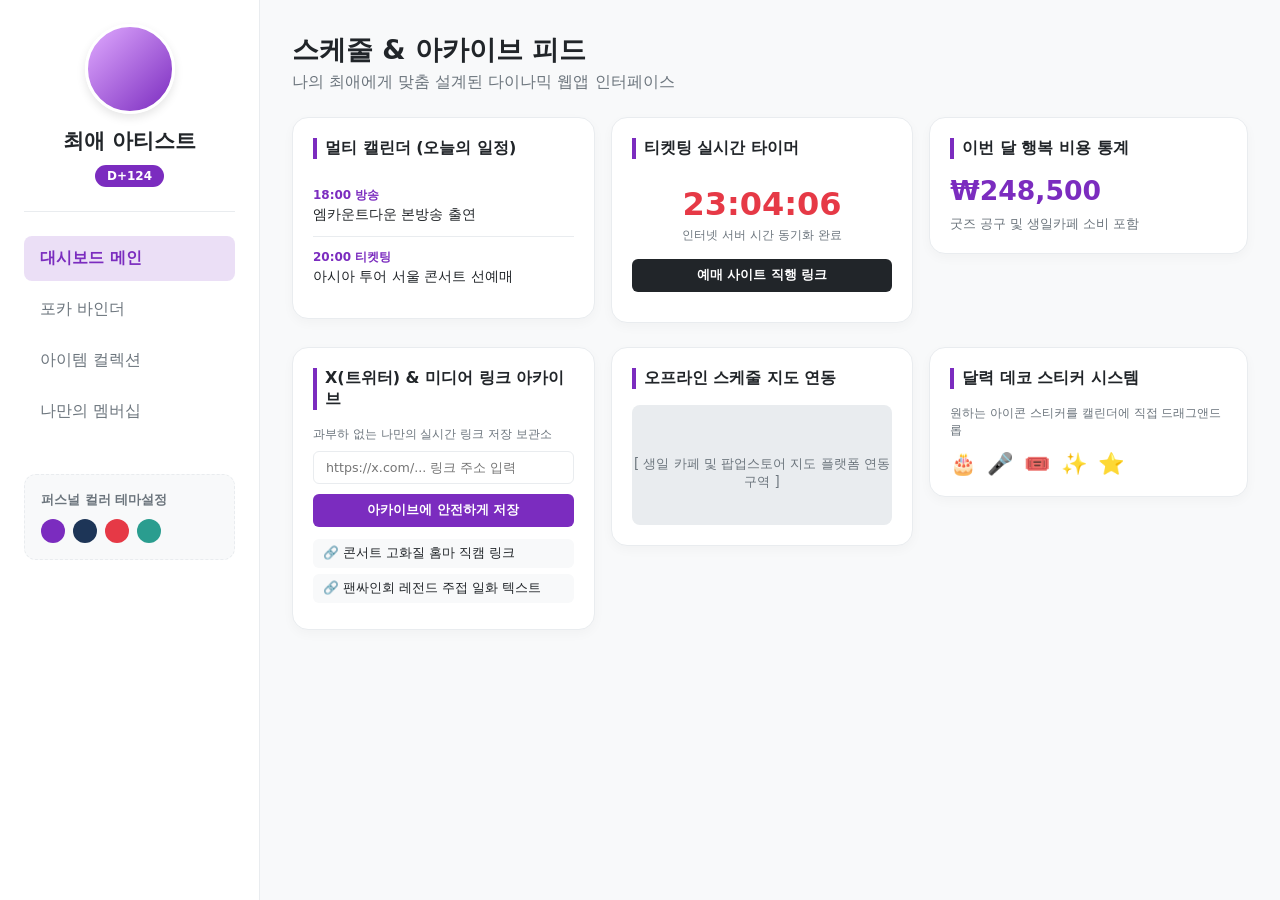
<file: design/Gemini_webapp_design/fandom_archive_webapp.html>
<!DOCTYPE html>
<html lang="ko">
<head>
    <meta charset="UTF-8">
    <meta name="viewport" content="width=device-width, initial-scale=1.0">
    <title>My Fandom Archive (덕질 아카이브 웹앱)</title>
    <style>
        /* CSS Reset & Variables */
        * {
            box-sizing: border-box;
            margin: 0;
            padding: 0;
            font-family: 'Pretendard', -apple-system, BlinkMacSystemFont, system-ui, Roboto, sans-serif;
        }

        :root {
            --primary-color: #7B2CBF;
            --primary-light: #E0AAFF;
            --primary-dark: #3C096C;
            --bg-color: #F8F9FA;
            --sidebar-bg: #FFFFFF;
            --card-bg: #FFFFFF;
            --text-main: #212529;
            --text-muted: #6C757D;
            --border-color: #E9ECEF;
            --accent-glow: rgba(123, 44, 191, 0.15);
        }

        body {
            background-color: var(--bg-color);
            color: var(--text-main);
            display: block;
            min-height: 100vh;
        }

        /* Layout Structure */
        .app-container {
            display: table;
            width: 100%;
            table-layout: fixed;
            min-height: 100vh;
        }

        .sidebar-cell {
            display: table-cell;
            width: 260px;
            background-color: var(--sidebar-bg);
            border-right: 1px solid var(--border-color);
            vertical-align: top;
            padding: 24px;
        }

        .main-cell {
            display: table-cell;
            vertical-align: top;
            padding: 32px;
        }

        /* Profile Section */
        .profile-card {
            text-align: center;
            padding-bottom: 24px;
            border-bottom: 1px solid var(--border-color);
            margin-bottom: 24px;
        }

        .profile-avatar {
            width: 90px;
            height: 90px;
            border-radius: 50%;
            background: linear-gradient(135deg, var(--primary-light), var(--primary-color));
            margin: 0 auto 12px auto;
            display: block;
            border: 3px solid #FFF;
            box-shadow: 0 4px 10px rgba(0,0,0,0.1);
        }

        .profile-name {
            font-size: 16pt;
            font-weight: 700;
            color: var(--text-main);
            margin-bottom: 4px;
        }

        .d-day-badge {
            display: inline-block;
            background-color: var(--primary-color);
            color: white;
            padding: 4px 12px;
            border-radius: 20px;
            font-size: 9pt;
            font-weight: 600;
            margin-top: 6px;
        }

        /* Navigation Menu */
        .nav-menu {
            list-style: none;
        }

        .nav-item {
            padding: 12px 16px;
            border-radius: 8px;
            cursor: pointer;
            font-weight: 500;
            color: var(--text-muted);
            margin-bottom: 6px;
            transition: all 0.2s ease;
        }

        .nav-item:hover, .nav-item.active {
            background-color: var(--accent-glow);
            color: var(--primary-color);
            font-weight: 600;
        }

        /* Theme Customizer Inside Sidebar */
        .theme-box {
            margin-top: 40px;
            padding: 16px;
            background-color: var(--bg-color);
            border-radius: 12px;
            border: 1px dashed var(--border-color);
        }

        .theme-box-title {
            font-size: 10pt;
            font-weight: 600;
            color: var(--text-muted);
            margin-bottom: 10px;
        }

        .color-pickers {
            display: table;
            width: 100%;
        }

        .color-dot {
            display: table-cell;
            width: 24px;
            height: 24px;
            border-radius: 50%;
            cursor: pointer;
            border: 2px solid transparent;
        }

        .color-dot.active {
            border-color: #000;
        }

        /* Main Dashboard Elements */
        .dashboard-header {
            margin-bottom: 24px;
            position: relative;
        }

        .dashboard-title {
            font-size: 20pt;
            font-weight: 700;
            color: var(--text-main);
        }

        /* Grid View For Cards */
        .grid-row {
            display: table;
            width: 100%;
            table-layout: fixed;
            margin-bottom: 24px;
        }

        .grid-col-3 {
            display: table-cell;
            width: 33.33%;
            padding-right: 16px;
            vertical-align: top;
        }

        .grid-col-3:last-child {
            padding-right: 0;
        }

        .card {
            background-color: var(--card-bg);
            border-radius: 16px;
            padding: 20px;
            box-shadow: 0 4px 12px rgba(0,0,0,0.03);
            border: 1px solid var(--border-color);
            height: 100%;
        }

        .card-header-title {
            font-size: 12pt;
            font-weight: 600;
            margin-bottom: 16px;
            color: var(--text-main);
            border-left: 4px solid var(--primary-color);
            padding-left: 8px;
        }

        /* Schedule List View */
        .schedule-item {
            padding: 12px 0;
            border-bottom: 1px solid var(--border-color);
        }

        .schedule-item:last-child {
            border-bottom: none;
        }

        .schedule-time {
            font-size: 9pt;
            color: var(--primary-color);
            font-weight: 600;
            margin-bottom: 2px;
        }

        .schedule-text {
            font-size: 10.5pt;
            font-weight: 500;
        }

        /* Pocket Binder System Slots */
        .binder-grid {
            display: table;
            width: 100%;
        }

        .binder-row {
            display: table-row;
        }

        .binder-item {
            display: table-cell;
            width: 50%;
            padding: 6px;
        }

        .photocard-slot {
            background-color: #F1F3F5;
            border-radius: 8px;
            height: 110px;
            text-align: center;
            vertical-align: middle;
            padding-top: 35px;
            color: var(--text-muted);
            font-size: 9pt;
            border: 1px dashed #CED4DA;
            cursor: pointer;
        }

        .photocard-slot:hover {
            background-color: var(--accent-glow);
            border-color: var(--primary-color);
            color: var(--primary-color);
        }

        /* Link Box Tracker (X/Twitter Archive Solution) */
        .link-archive-input {
            width: 100%;
            padding: 8px 12px;
            border: 1px solid var(--border-color);
            border-radius: 6px;
            margin-bottom: 10px;
            font-size: 9.5pt;
        }

        .btn-add {
            background-color: var(--primary-color);
            color: white;
            border: none;
            padding: 8px 14px;
            border-radius: 6px;
            font-weight: 600;
            cursor: pointer;
            font-size: 9.5pt;
            width: 100%;
        }

        .btn-add:hover {
            background-color: var(--primary-dark);
        }

        .archived-links-list {
            margin-top: 12px;
            font-size: 9.5pt;
        }

        .link-pill {
            background-color: var(--bg-color);
            padding: 6px 10px;
            border-radius: 6px;
            margin-bottom: 6px;
            white-border: 1px solid var(--border-color);
            overflow: hidden;
            text-overflow: ellipsis;
            white-space: nowrap;
        }

        /* Tabs display block logic */
        .tab-content {
            display: none;
        }

        .tab-content.active {
            display: block;
        }

        /* Financial stat styling */
        .stat-huge {
            font-size: 20pt;
            font-weight: 700;
            color: var(--primary-color);
            margin: 10px 0;
        }

        /* Custom Student Card Feature */
        .membership-card-mock {
            background: linear-gradient(135deg, var(--primary-dark), var(--primary-color));
            color: white;
            border-radius: 12px;
            padding: 20px;
            margin-top: 15px;
            position: relative;
            box-shadow: 0 6px 15px rgba(0,0,0,0.1);
        }

        .membership-card-mock h4 {
            font-size: 14pt;
            margin-bottom: 20px;
            letter-spacing: 1px;
        }

        .membership-card-mock p {
            font-size: 9pt;
            opacity: 0.8;
        }

        /* Responsive Breakpoints fallback built manually */
        @media (max-width: 900px) {
            .app-container, .grid-row, .color-pickers, .binder-grid, .binder-row {
                display: block !important;
                width: 100% !important;
            }
            .sidebar-cell, .main-cell, .grid-col-3, .binder-item {
                display: block !important;
                width: 100% !important;
                padding-right: 0 !important;
                margin-bottom: 16px;
            }
        }
    </style>
</head>
<body>

    <div class="app-container">
        <!-- SIDEBAR VIEW: Dynamic Customization Focus -->
        <div class="sidebar-cell">
            <div class="profile-card">
                <div class="profile-avatar" id="avatarBox"></div>
                <div class="profile-name" id="artistNameDisplay">최애 아티스트</div>
                <span class="d-day-badge" id="dDayDisplay">D+124</span>
            </div>

            <ul class="nav-menu">
                <li class="nav-item active" onclick="switchTab('dashboard')">대시보드 메인</li>
                <li class="nav-item" onclick="switchTab('binder')">포카 바인더</li>
                <li class="nav-item" onclick="switchTab('items')">아이템 컬렉션</li>
                <li class="nav-item" onclick="switchTab('membership')">나만의 멤버십</li>
            </ul>

            <!-- Dynamic Theme Engine Selector -->
            <div class="theme-box">
                <div class="theme-box-title">퍼스널 컬러 테마설정</div>
                <div style="display: flex; gap: 8px;">
                    <div class="color-dot" style="background-color: #7B2CBF;" onclick="changeTheme('#7B2CBF', '#E0AAFF', '#3C096C')"></div>
                    <div class="color-dot" style="background-color: #1D3557;" onclick="changeTheme('#1D3557', '#A8DADC', '#457B9D')"></div>
                    <div class="color-dot" style="background-color: #E63946;" onclick="changeTheme('#E63946', '#F1FAEE', '#A83232')"></div>
                    <div class="color-dot" style="background-color: #2A9D8F;" onclick="changeTheme('#2A9D8F', '#E9C46A', '#264653')"></div>
                </div>
            </div>
        </div>

        <!-- MAIN DASHBOARD CONTENT VIEW -->
        <div class="main-cell">
            
            <!-- TAB 1: MAIN DASHBOARD -->
            <div id="tab-dashboard" class="tab-content active">
                <div class="dashboard-header">
                    <h1 class="dashboard-title">스케줄 & 아카이브 피드</h1>
                    <p style="color: var(--text-muted); margin-top: 4px;">나의 최애에게 맞춤 설계된 다이나믹 웹앱 인터페이스</p>
                </div>

                <!-- 1st Row Grid: Schedule, Ticket sync, Budget -->
                <div class="grid-row">
                    <div class="grid-col-3">
                        <div class="card">
                            <div class="card-header-title">멀티 캘린더 (오늘의 일정)</div>
                            <div class="schedule-item">
                                <div class="schedule-time">18:00 방송</div>
                                <div class="schedule-text">엠카운트다운 본방송 출연</div>
                            </div>
                            <div class="schedule-item">
                                <div class="schedule-time">20:00 티켓팅</div>
                                <div class="schedule-text">아시아 투어 서울 콘서트 선예매</div>
                            </div>
                        </div>
                    </div>

                    <div class="grid-col-3">
                        <div class="card">
                            <div class="card-header-title">티켓팅 실시간 타이머</div>
                            <div style="text-align: center; padding: 10px 0;">
                                <div style="font-size: 24pt; font-weight: 800; color: #E63946;" id="serverClock">00:00:00</div>
                                <p style="font-size: 9pt; color: var(--text-muted); margin-top: 4px;">인터넷 서버 시간 동기화 완료</p>
                                <button class="btn-add" style="margin-top: 15px; background-color: #212529;">예매 사이트 직행 링크</button>
                            </div>
                        </div>
                    </div>

                    <div class="grid-col-3">
                        <div class="card">
                            <div class="card-header-title">이번 달 행복 비용 통계</div>
                            <div class="stat-huge">₩248,500</div>
                            <p style="font-size: 9.5pt; color: var(--text-muted);">굿즈 공구 및 생일카페 소비 포함</p>
                        </div>
                    </div>
                </div>

                <!-- 2nd Row Grid: SNS Link Container & Offline Maps concept -->
                <div class="grid-row">
                    <div class="grid-col-3">
                        <div class="card">
                            <div class="card-header-title">X(트위터) & 미디어 링크 아카이브</div>
                            <p style="font-size: 9pt; color: var(--text-muted); margin-bottom: 8px;">과부하 없는 나만의 실시간 링크 저장 보관소</p>
                            <input type="text" id="linkInput" class="link-archive-input" placeholder="https://x.com/... 링크 주소 입력">
                            <button class="btn-add" onclick="addArchivedLink()">아카이브에 안전하게 저장</button>
                            <div class="archived-links-list" id="linksList">
                                <div class="link-pill">🔗 콘서트 고화질 홈마 직캠 링크</div>
                                <div class="link-pill">🔗 팬싸인회 레전드 주접 일화 텍스트</div>
                            </div>
                        </div>
                    </div>

                    <div class="grid-col-3">
                        <div class="card">
                            <div class="card-header-title">오프라인 스케줄 지도 연동</div>
                            <div style="background-color: #E9ECEF; border-radius: 8px; height: 120px; text-align: center; padding-top: 50px; color: var(--text-muted); font-size: 10pt;">
                                [ 생일 카페 및 팝업스토어 지도 플랫폼 연동 구역 ]
                            </div>
                        </div>
                    </div>

                    <div class="grid-col-3">
                        <div class="card">
                            <div class="card-header-title">달력 데코 스티커 시스템</div>
                            <p style="font-size: 9pt; color: var(--text-muted); margin-bottom: 12px;">원하는 아이콘 스티커를 캘린더에 직접 드래그앤드롭</p>
                            <div style="display: flex; gap: 10px; font-size: 16pt;">
                                <span>🎂</span><span>🎤</span><span>🎟️</span><span>✨</span><span>⭐</span>
                            </div>
                        </div>
                    </div>
                </div>
            </div>

            <!-- TAB 2: POCKET BINDER -->
            <div id="tab-binder" class="tab-content">
                <div class="dashboard-header">
                    <h1 class="dashboard-title">온라인 포카 바인더 시스템</h1>
                    <p style="color: var(--text-muted); margin-top: 4px;">수집한 포토카드를 실물 감성 그대로 아카이빙하는 컬렉션룸</p>
                </div>
                <div class="card">
                    <div class="binder-grid">
                        <div class="binder-row">
                            <div class="binder-item"><div class="photocard-slot">+ 포토카드 이미지 등록</div></div>
                            <div class="binder-item"><div class="photocard-slot">+ 포토카드 이미지 등록</div></div>
                        </div>
                        <div class="binder-row">
                            <div class="binder-item"><div class="photocard-slot">+ 포토카드 이미지 등록</div></div>
                            <div class="binder-item"><div class="photocard-slot">+ 포토카드 이미지 등록</div></div>
                        </div>
                    </div>
                </div>
            </div>

            <!-- TAB 3: COLLECTIBLE ITEMS -->
            <div id="tab-items" class="tab-content">
                <div class="dashboard-header">
                    <h1 class="dashboard-title">착장 & 아이템 기록보관소</h1>
                    <p style="color: var(--text-muted); margin-top: 4px;">최애가 착용한 의류, 액세서리 등의 기록 및 나의 실구매 매칭 관리</p>
                </div>
                <div class="card">
                    <div class="card-header-title">아이템 위시리스트 및 구매 상태</div>
                    <div style="padding: 10px 0;">
                        <p style="font-weight: 600;">👟 무대 착장 스트릿 스니커즈</p>
                        <p style="font-size: 9.5pt; color: var(--text-muted); margin-bottom: 12px;">정보: OOO 브랜드 제품 / 상태: <span style="color: var(--primary-color); font-weight: bold;">구매 완료 🛍️</span></p>
                        
                        <p style="font-weight: 600;">🧥 공항 패션 오버핏 블레이저</p>
                        <p style="font-size: 9.5pt; color: var(--text-muted);">정보: XXX 디자이너 브랜드 / 상태: <span style="color: #E63946; font-weight: bold;">위시리스트 보관 중</span></p>
                    </div>
                </div>
            </div>

            <!-- TAB 4: CUSTOM MEMBERSHIP CARD -->
            <div id="tab-membership" class="tab-content">
                <div class="dashboard-header">
                    <h1 class="dashboard-title">나만의 커스텀 멤버십</h1>
                    <p style="color: var(--text-muted); margin-top: 4px;">내가 직접 디자인하고 텍스트를 커스텀하는 세상에 단 하나뿐인 전용 학생증 카드</p>
                </div>
                <div class="card" style="max-width: 450px;">
                    <div class="card-header-title">디지털 모바일 멤버십 카드</div>
                    <div class="membership-card-mock">
                        <h4>FANDOM PASS</h4>
                        <div style="margin-top: 20px;">
                            <p id="cardNameDisplay" style="font-size: 11pt; font-weight: bold; opacity: 1; margin-bottom: 4px;">OWNER: 정영심</p>
                            <p>CERTIFIED FAN NO: #2026-0606</p>
                        </div>
                        <div style="position: absolute; right: 20px; bottom: 20px; font-size: 24pt; opacity: 0.3;">
                            ✨
                        </div>
                    </div>
                    <div style="margin-top: 15px;">
                        <label style="font-size: 9pt; font-weight: bold; display: block; margin-bottom: 5px;">소유자 이름 변경</label>
                        <input type="text" id="cardNameInput" class="link-archive-input" value="정영심" oninput="updateCardName()">
                    </div>
                </div>
            </div>

        </div>
    </div>

    <!-- Interactive JavaScript Engine -->
    <script>
        // Tab switching controller
        function switchTab(tabId) {
            const tabs = document.querySelectorAll('.tab-content');
            tabs.forEach(tab => tab.classList.remove('active'));
            
            const navItems = document.querySelectorAll('.nav-item');
            navItems.forEach(item => item.classList.remove('active'));
            
            document.getElementById('tab-' + tabId).classList.add('active');
            event.currentTarget.classList.add('active');
        }

        // Dynamic theme controller
        function changeTheme(primary, light, dark) {
            document.documentElement.style.setProperty('--primary-color', primary);
            document.documentElement.style.setProperty('--primary-light', light);
            document.documentElement.style.setProperty('--primary-dark', dark);
            document.documentElement.style.setProperty('--accent-glow', primary + '1A');
        }

        // Real-time server timer simulation for ticketing synchronization
        function updateClock() {
            const now = new Date();
            const hours = String(now.getHours()).padStart(2, '0');
            const minutes = String(now.getMinutes()).padStart(2, '0');
            const seconds = String(now.getSeconds()).padStart(2, '0');
            document.getElementById('serverClock').innerText = hours + ":" + minutes + ":" + seconds;
        }
        setInterval(updateClock, 1000);
        updateClock();

        // X/Twitter link custom archive logging without kakaotalk overloading
        function addArchivedLink() {
            const input = document.getElementById('linkInput');
            const value = input.value.trim();
            if(value) {
                const list = document.getElementById('linksList');
                const newPill = document.createElement('div');
                newPill.className = 'link-pill';
                newPill.innerText = "🔗 " + value;
                list.insertBefore(newPill, list.firstChild);
                input.value = '';
            }
        }

        // Live membership name modification rendering
        function updateCardName() {
            const input = document.getElementById('cardNameInput');
            document.getElementById('cardNameDisplay').innerText = "OWNER: " + input.value;
        }
    </script>
</body>
</html>
</file>
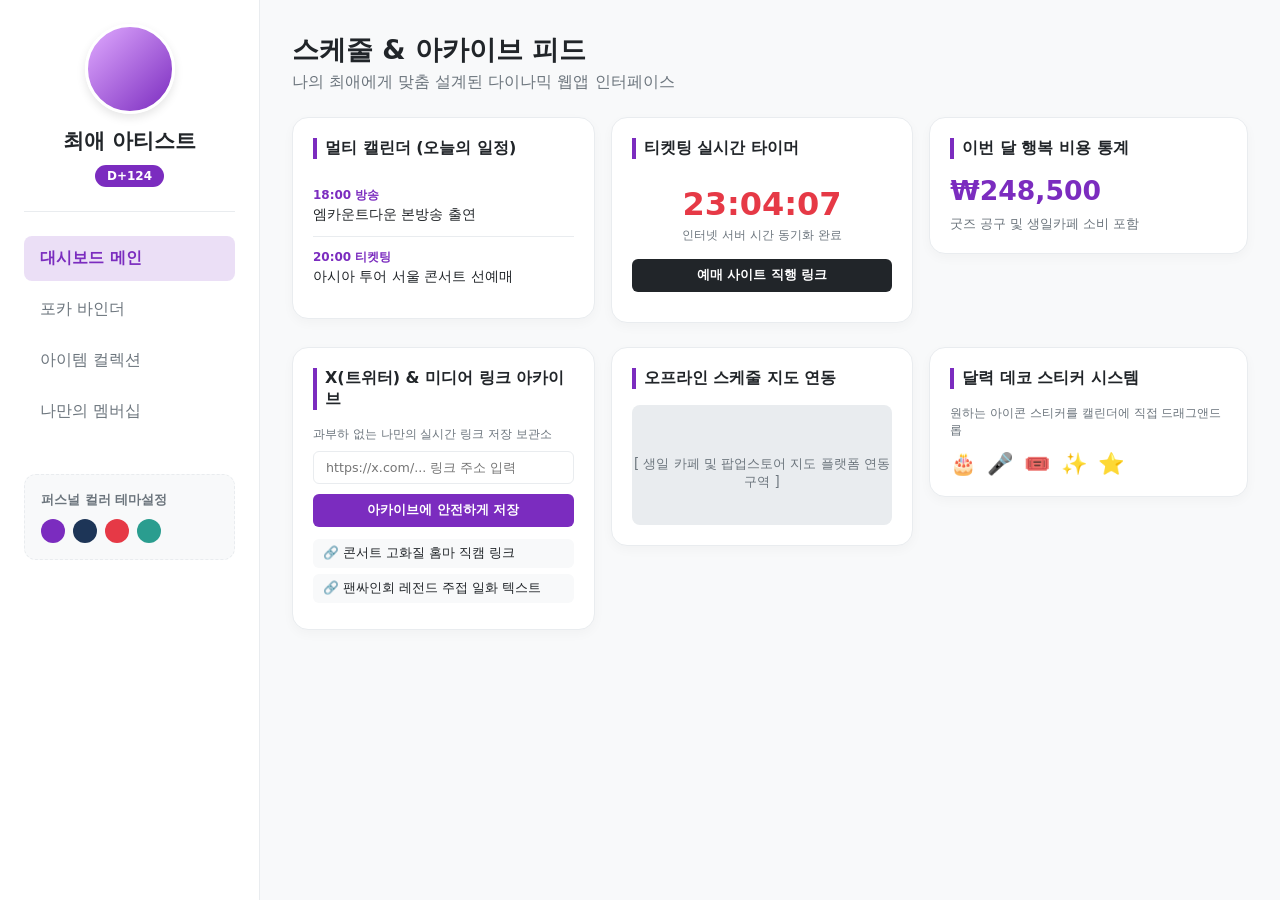
<file: Base/design/Gemini_webapp_design/fandom_archive_webapp.html>
<!DOCTYPE html>
<html lang="ko">
<head>
    <meta charset="UTF-8">
    <meta name="viewport" content="width=device-width, initial-scale=1.0">
    <title>My Fandom Archive (덕질 아카이브 웹앱)</title>
    <style>
        /* CSS Reset & Variables */
        * {
            box-sizing: border-box;
            margin: 0;
            padding: 0;
            font-family: 'Pretendard', -apple-system, BlinkMacSystemFont, system-ui, Roboto, sans-serif;
        }

        :root {
            --primary-color: #7B2CBF;
            --primary-light: #E0AAFF;
            --primary-dark: #3C096C;
            --bg-color: #F8F9FA;
            --sidebar-bg: #FFFFFF;
            --card-bg: #FFFFFF;
            --text-main: #212529;
            --text-muted: #6C757D;
            --border-color: #E9ECEF;
            --accent-glow: rgba(123, 44, 191, 0.15);
        }

        body {
            background-color: var(--bg-color);
            color: var(--text-main);
            display: block;
            min-height: 100vh;
        }

        /* Layout Structure */
        .app-container {
            display: table;
            width: 100%;
            table-layout: fixed;
            min-height: 100vh;
        }

        .sidebar-cell {
            display: table-cell;
            width: 260px;
            background-color: var(--sidebar-bg);
            border-right: 1px solid var(--border-color);
            vertical-align: top;
            padding: 24px;
        }

        .main-cell {
            display: table-cell;
            vertical-align: top;
            padding: 32px;
        }

        /* Profile Section */
        .profile-card {
            text-align: center;
            padding-bottom: 24px;
            border-bottom: 1px solid var(--border-color);
            margin-bottom: 24px;
        }

        .profile-avatar {
            width: 90px;
            height: 90px;
            border-radius: 50%;
            background: linear-gradient(135deg, var(--primary-light), var(--primary-color));
            margin: 0 auto 12px auto;
            display: block;
            border: 3px solid #FFF;
            box-shadow: 0 4px 10px rgba(0,0,0,0.1);
        }

        .profile-name {
            font-size: 16pt;
            font-weight: 700;
            color: var(--text-main);
            margin-bottom: 4px;
        }

        .d-day-badge {
            display: inline-block;
            background-color: var(--primary-color);
            color: white;
            padding: 4px 12px;
            border-radius: 20px;
            font-size: 9pt;
            font-weight: 600;
            margin-top: 6px;
        }

        /* Navigation Menu */
        .nav-menu {
            list-style: none;
        }

        .nav-item {
            padding: 12px 16px;
            border-radius: 8px;
            cursor: pointer;
            font-weight: 500;
            color: var(--text-muted);
            margin-bottom: 6px;
            transition: all 0.2s ease;
        }

        .nav-item:hover, .nav-item.active {
            background-color: var(--accent-glow);
            color: var(--primary-color);
            font-weight: 600;
        }

        /* Theme Customizer Inside Sidebar */
        .theme-box {
            margin-top: 40px;
            padding: 16px;
            background-color: var(--bg-color);
            border-radius: 12px;
            border: 1px dashed var(--border-color);
        }

        .theme-box-title {
            font-size: 10pt;
            font-weight: 600;
            color: var(--text-muted);
            margin-bottom: 10px;
        }

        .color-pickers {
            display: table;
            width: 100%;
        }

        .color-dot {
            display: table-cell;
            width: 24px;
            height: 24px;
            border-radius: 50%;
            cursor: pointer;
            border: 2px solid transparent;
        }

        .color-dot.active {
            border-color: #000;
        }

        /* Main Dashboard Elements */
        .dashboard-header {
            margin-bottom: 24px;
            position: relative;
        }

        .dashboard-title {
            font-size: 20pt;
            font-weight: 700;
            color: var(--text-main);
        }

        /* Grid View For Cards */
        .grid-row {
            display: table;
            width: 100%;
            table-layout: fixed;
            margin-bottom: 24px;
        }

        .grid-col-3 {
            display: table-cell;
            width: 33.33%;
            padding-right: 16px;
            vertical-align: top;
        }

        .grid-col-3:last-child {
            padding-right: 0;
        }

        .card {
            background-color: var(--card-bg);
            border-radius: 16px;
            padding: 20px;
            box-shadow: 0 4px 12px rgba(0,0,0,0.03);
            border: 1px solid var(--border-color);
            height: 100%;
        }

        .card-header-title {
            font-size: 12pt;
            font-weight: 600;
            margin-bottom: 16px;
            color: var(--text-main);
            border-left: 4px solid var(--primary-color);
            padding-left: 8px;
        }

        /* Schedule List View */
        .schedule-item {
            padding: 12px 0;
            border-bottom: 1px solid var(--border-color);
        }

        .schedule-item:last-child {
            border-bottom: none;
        }

        .schedule-time {
            font-size: 9pt;
            color: var(--primary-color);
            font-weight: 600;
            margin-bottom: 2px;
        }

        .schedule-text {
            font-size: 10.5pt;
            font-weight: 500;
        }

        /* Pocket Binder System Slots */
        .binder-grid {
            display: table;
            width: 100%;
        }

        .binder-row {
            display: table-row;
        }

        .binder-item {
            display: table-cell;
            width: 50%;
            padding: 6px;
        }

        .photocard-slot {
            background-color: #F1F3F5;
            border-radius: 8px;
            height: 110px;
            text-align: center;
            vertical-align: middle;
            padding-top: 35px;
            color: var(--text-muted);
            font-size: 9pt;
            border: 1px dashed #CED4DA;
            cursor: pointer;
        }

        .photocard-slot:hover {
            background-color: var(--accent-glow);
            border-color: var(--primary-color);
            color: var(--primary-color);
        }

        /* Link Box Tracker (X/Twitter Archive Solution) */
        .link-archive-input {
            width: 100%;
            padding: 8px 12px;
            border: 1px solid var(--border-color);
            border-radius: 6px;
            margin-bottom: 10px;
            font-size: 9.5pt;
        }

        .btn-add {
            background-color: var(--primary-color);
            color: white;
            border: none;
            padding: 8px 14px;
            border-radius: 6px;
            font-weight: 600;
            cursor: pointer;
            font-size: 9.5pt;
            width: 100%;
        }

        .btn-add:hover {
            background-color: var(--primary-dark);
        }

        .archived-links-list {
            margin-top: 12px;
            font-size: 9.5pt;
        }

        .link-pill {
            background-color: var(--bg-color);
            padding: 6px 10px;
            border-radius: 6px;
            margin-bottom: 6px;
            white-border: 1px solid var(--border-color);
            overflow: hidden;
            text-overflow: ellipsis;
            white-space: nowrap;
        }

        /* Tabs display block logic */
        .tab-content {
            display: none;
        }

        .tab-content.active {
            display: block;
        }

        /* Financial stat styling */
        .stat-huge {
            font-size: 20pt;
            font-weight: 700;
            color: var(--primary-color);
            margin: 10px 0;
        }

        /* Custom Student Card Feature */
        .membership-card-mock {
            background: linear-gradient(135deg, var(--primary-dark), var(--primary-color));
            color: white;
            border-radius: 12px;
            padding: 20px;
            margin-top: 15px;
            position: relative;
            box-shadow: 0 6px 15px rgba(0,0,0,0.1);
        }

        .membership-card-mock h4 {
            font-size: 14pt;
            margin-bottom: 20px;
            letter-spacing: 1px;
        }

        .membership-card-mock p {
            font-size: 9pt;
            opacity: 0.8;
        }

        /* Responsive Breakpoints fallback built manually */
        @media (max-width: 900px) {
            .app-container, .grid-row, .color-pickers, .binder-grid, .binder-row {
                display: block !important;
                width: 100% !important;
            }
            .sidebar-cell, .main-cell, .grid-col-3, .binder-item {
                display: block !important;
                width: 100% !important;
                padding-right: 0 !important;
                margin-bottom: 16px;
            }
        }
    </style>
</head>
<body>

    <div class="app-container">
        <!-- SIDEBAR VIEW: Dynamic Customization Focus -->
        <div class="sidebar-cell">
            <div class="profile-card">
                <div class="profile-avatar" id="avatarBox"></div>
                <div class="profile-name" id="artistNameDisplay">최애 아티스트</div>
                <span class="d-day-badge" id="dDayDisplay">D+124</span>
            </div>

            <ul class="nav-menu">
                <li class="nav-item active" onclick="switchTab('dashboard')">대시보드 메인</li>
                <li class="nav-item" onclick="switchTab('binder')">포카 바인더</li>
                <li class="nav-item" onclick="switchTab('items')">아이템 컬렉션</li>
                <li class="nav-item" onclick="switchTab('membership')">나만의 멤버십</li>
            </ul>

            <!-- Dynamic Theme Engine Selector -->
            <div class="theme-box">
                <div class="theme-box-title">퍼스널 컬러 테마설정</div>
                <div style="display: flex; gap: 8px;">
                    <div class="color-dot" style="background-color: #7B2CBF;" onclick="changeTheme('#7B2CBF', '#E0AAFF', '#3C096C')"></div>
                    <div class="color-dot" style="background-color: #1D3557;" onclick="changeTheme('#1D3557', '#A8DADC', '#457B9D')"></div>
                    <div class="color-dot" style="background-color: #E63946;" onclick="changeTheme('#E63946', '#F1FAEE', '#A83232')"></div>
                    <div class="color-dot" style="background-color: #2A9D8F;" onclick="changeTheme('#2A9D8F', '#E9C46A', '#264653')"></div>
                </div>
            </div>
        </div>

        <!-- MAIN DASHBOARD CONTENT VIEW -->
        <div class="main-cell">
            
            <!-- TAB 1: MAIN DASHBOARD -->
            <div id="tab-dashboard" class="tab-content active">
                <div class="dashboard-header">
                    <h1 class="dashboard-title">스케줄 & 아카이브 피드</h1>
                    <p style="color: var(--text-muted); margin-top: 4px;">나의 최애에게 맞춤 설계된 다이나믹 웹앱 인터페이스</p>
                </div>

                <!-- 1st Row Grid: Schedule, Ticket sync, Budget -->
                <div class="grid-row">
                    <div class="grid-col-3">
                        <div class="card">
                            <div class="card-header-title">멀티 캘린더 (오늘의 일정)</div>
                            <div class="schedule-item">
                                <div class="schedule-time">18:00 방송</div>
                                <div class="schedule-text">엠카운트다운 본방송 출연</div>
                            </div>
                            <div class="schedule-item">
                                <div class="schedule-time">20:00 티켓팅</div>
                                <div class="schedule-text">아시아 투어 서울 콘서트 선예매</div>
                            </div>
                        </div>
                    </div>

                    <div class="grid-col-3">
                        <div class="card">
                            <div class="card-header-title">티켓팅 실시간 타이머</div>
                            <div style="text-align: center; padding: 10px 0;">
                                <div style="font-size: 24pt; font-weight: 800; color: #E63946;" id="serverClock">00:00:00</div>
                                <p style="font-size: 9pt; color: var(--text-muted); margin-top: 4px;">인터넷 서버 시간 동기화 완료</p>
                                <button class="btn-add" style="margin-top: 15px; background-color: #212529;">예매 사이트 직행 링크</button>
                            </div>
                        </div>
                    </div>

                    <div class="grid-col-3">
                        <div class="card">
                            <div class="card-header-title">이번 달 행복 비용 통계</div>
                            <div class="stat-huge">₩248,500</div>
                            <p style="font-size: 9.5pt; color: var(--text-muted);">굿즈 공구 및 생일카페 소비 포함</p>
                        </div>
                    </div>
                </div>

                <!-- 2nd Row Grid: SNS Link Container & Offline Maps concept -->
                <div class="grid-row">
                    <div class="grid-col-3">
                        <div class="card">
                            <div class="card-header-title">X(트위터) & 미디어 링크 아카이브</div>
                            <p style="font-size: 9pt; color: var(--text-muted); margin-bottom: 8px;">과부하 없는 나만의 실시간 링크 저장 보관소</p>
                            <input type="text" id="linkInput" class="link-archive-input" placeholder="https://x.com/... 링크 주소 입력">
                            <button class="btn-add" onclick="addArchivedLink()">아카이브에 안전하게 저장</button>
                            <div class="archived-links-list" id="linksList">
                                <div class="link-pill">🔗 콘서트 고화질 홈마 직캠 링크</div>
                                <div class="link-pill">🔗 팬싸인회 레전드 주접 일화 텍스트</div>
                            </div>
                        </div>
                    </div>

                    <div class="grid-col-3">
                        <div class="card">
                            <div class="card-header-title">오프라인 스케줄 지도 연동</div>
                            <div style="background-color: #E9ECEF; border-radius: 8px; height: 120px; text-align: center; padding-top: 50px; color: var(--text-muted); font-size: 10pt;">
                                [ 생일 카페 및 팝업스토어 지도 플랫폼 연동 구역 ]
                            </div>
                        </div>
                    </div>

                    <div class="grid-col-3">
                        <div class="card">
                            <div class="card-header-title">달력 데코 스티커 시스템</div>
                            <p style="font-size: 9pt; color: var(--text-muted); margin-bottom: 12px;">원하는 아이콘 스티커를 캘린더에 직접 드래그앤드롭</p>
                            <div style="display: flex; gap: 10px; font-size: 16pt;">
                                <span>🎂</span><span>🎤</span><span>🎟️</span><span>✨</span><span>⭐</span>
                            </div>
                        </div>
                    </div>
                </div>
            </div>

            <!-- TAB 2: POCKET BINDER -->
            <div id="tab-binder" class="tab-content">
                <div class="dashboard-header">
                    <h1 class="dashboard-title">온라인 포카 바인더 시스템</h1>
                    <p style="color: var(--text-muted); margin-top: 4px;">수집한 포토카드를 실물 감성 그대로 아카이빙하는 컬렉션룸</p>
                </div>
                <div class="card">
                    <div class="binder-grid">
                        <div class="binder-row">
                            <div class="binder-item"><div class="photocard-slot">+ 포토카드 이미지 등록</div></div>
                            <div class="binder-item"><div class="photocard-slot">+ 포토카드 이미지 등록</div></div>
                        </div>
                        <div class="binder-row">
                            <div class="binder-item"><div class="photocard-slot">+ 포토카드 이미지 등록</div></div>
                            <div class="binder-item"><div class="photocard-slot">+ 포토카드 이미지 등록</div></div>
                        </div>
                    </div>
                </div>
            </div>

            <!-- TAB 3: COLLECTIBLE ITEMS -->
            <div id="tab-items" class="tab-content">
                <div class="dashboard-header">
                    <h1 class="dashboard-title">착장 & 아이템 기록보관소</h1>
                    <p style="color: var(--text-muted); margin-top: 4px;">최애가 착용한 의류, 액세서리 등의 기록 및 나의 실구매 매칭 관리</p>
                </div>
                <div class="card">
                    <div class="card-header-title">아이템 위시리스트 및 구매 상태</div>
                    <div style="padding: 10px 0;">
                        <p style="font-weight: 600;">👟 무대 착장 스트릿 스니커즈</p>
                        <p style="font-size: 9.5pt; color: var(--text-muted); margin-bottom: 12px;">정보: OOO 브랜드 제품 / 상태: <span style="color: var(--primary-color); font-weight: bold;">구매 완료 🛍️</span></p>
                        
                        <p style="font-weight: 600;">🧥 공항 패션 오버핏 블레이저</p>
                        <p style="font-size: 9.5pt; color: var(--text-muted);">정보: XXX 디자이너 브랜드 / 상태: <span style="color: #E63946; font-weight: bold;">위시리스트 보관 중</span></p>
                    </div>
                </div>
            </div>

            <!-- TAB 4: CUSTOM MEMBERSHIP CARD -->
            <div id="tab-membership" class="tab-content">
                <div class="dashboard-header">
                    <h1 class="dashboard-title">나만의 커스텀 멤버십</h1>
                    <p style="color: var(--text-muted); margin-top: 4px;">내가 직접 디자인하고 텍스트를 커스텀하는 세상에 단 하나뿐인 전용 학생증 카드</p>
                </div>
                <div class="card" style="max-width: 450px;">
                    <div class="card-header-title">디지털 모바일 멤버십 카드</div>
                    <div class="membership-card-mock">
                        <h4>FANDOM PASS</h4>
                        <div style="margin-top: 20px;">
                            <p id="cardNameDisplay" style="font-size: 11pt; font-weight: bold; opacity: 1; margin-bottom: 4px;">OWNER: 정영심</p>
                            <p>CERTIFIED FAN NO: #2026-0606</p>
                        </div>
                        <div style="position: absolute; right: 20px; bottom: 20px; font-size: 24pt; opacity: 0.3;">
                            ✨
                        </div>
                    </div>
                    <div style="margin-top: 15px;">
                        <label style="font-size: 9pt; font-weight: bold; display: block; margin-bottom: 5px;">소유자 이름 변경</label>
                        <input type="text" id="cardNameInput" class="link-archive-input" value="정영심" oninput="updateCardName()">
                    </div>
                </div>
            </div>

        </div>
    </div>

    <!-- Interactive JavaScript Engine -->
    <script>
        // Tab switching controller
        function switchTab(tabId) {
            const tabs = document.querySelectorAll('.tab-content');
            tabs.forEach(tab => tab.classList.remove('active'));
            
            const navItems = document.querySelectorAll('.nav-item');
            navItems.forEach(item => item.classList.remove('active'));
            
            document.getElementById('tab-' + tabId).classList.add('active');
            event.currentTarget.classList.add('active');
        }

        // Dynamic theme controller
        function changeTheme(primary, light, dark) {
            document.documentElement.style.setProperty('--primary-color', primary);
            document.documentElement.style.setProperty('--primary-light', light);
            document.documentElement.style.setProperty('--primary-dark', dark);
            document.documentElement.style.setProperty('--accent-glow', primary + '1A');
        }

        // Real-time server timer simulation for ticketing synchronization
        function updateClock() {
            const now = new Date();
            const hours = String(now.getHours()).padStart(2, '0');
            const minutes = String(now.getMinutes()).padStart(2, '0');
            const seconds = String(now.getSeconds()).padStart(2, '0');
            document.getElementById('serverClock').innerText = hours + ":" + minutes + ":" + seconds;
        }
        setInterval(updateClock, 1000);
        updateClock();

        // X/Twitter link custom archive logging without kakaotalk overloading
        function addArchivedLink() {
            const input = document.getElementById('linkInput');
            const value = input.value.trim();
            if(value) {
                const list = document.getElementById('linksList');
                const newPill = document.createElement('div');
                newPill.className = 'link-pill';
                newPill.innerText = "🔗 " + value;
                list.insertBefore(newPill, list.firstChild);
                input.value = '';
            }
        }

        // Live membership name modification rendering
        function updateCardName() {
            const input = document.getElementById('cardNameInput');
            document.getElementById('cardNameDisplay').innerText = "OWNER: " + input.value;
        }
    </script>
</body>
</html>
</file>
